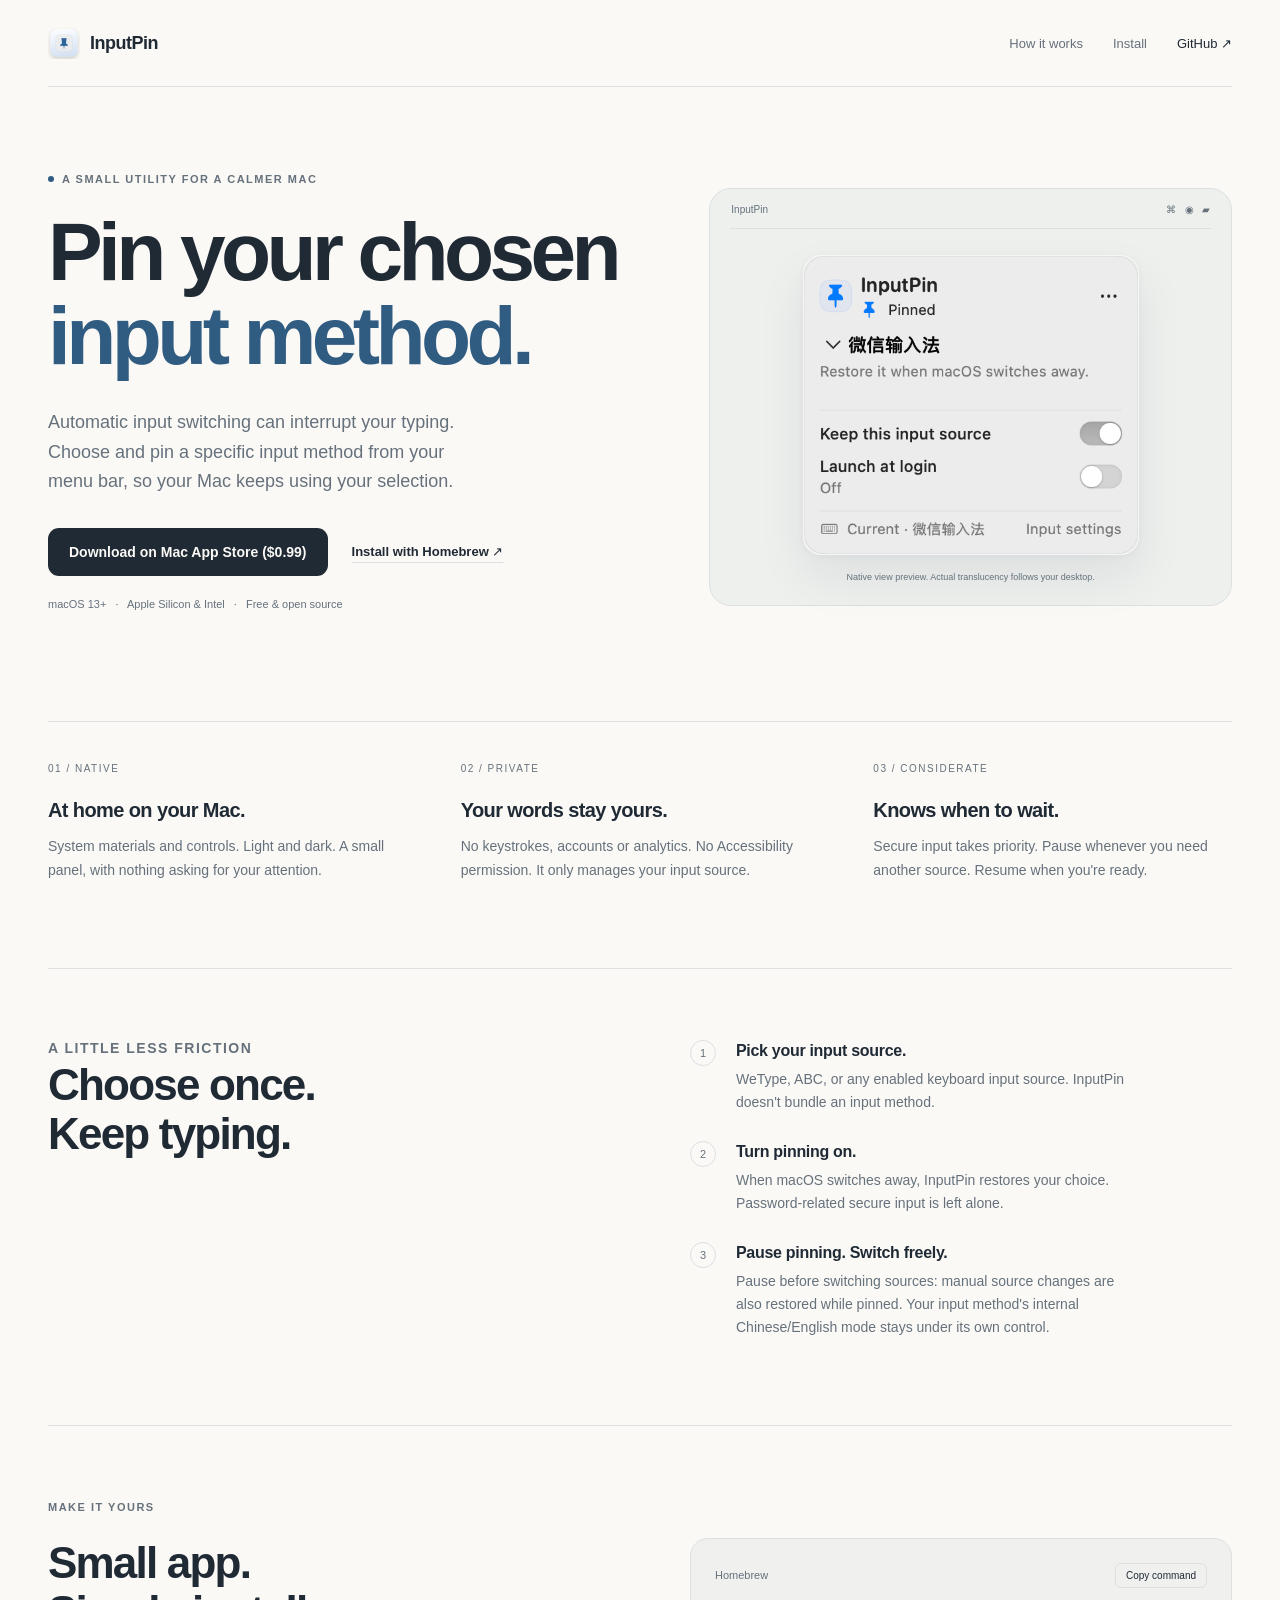
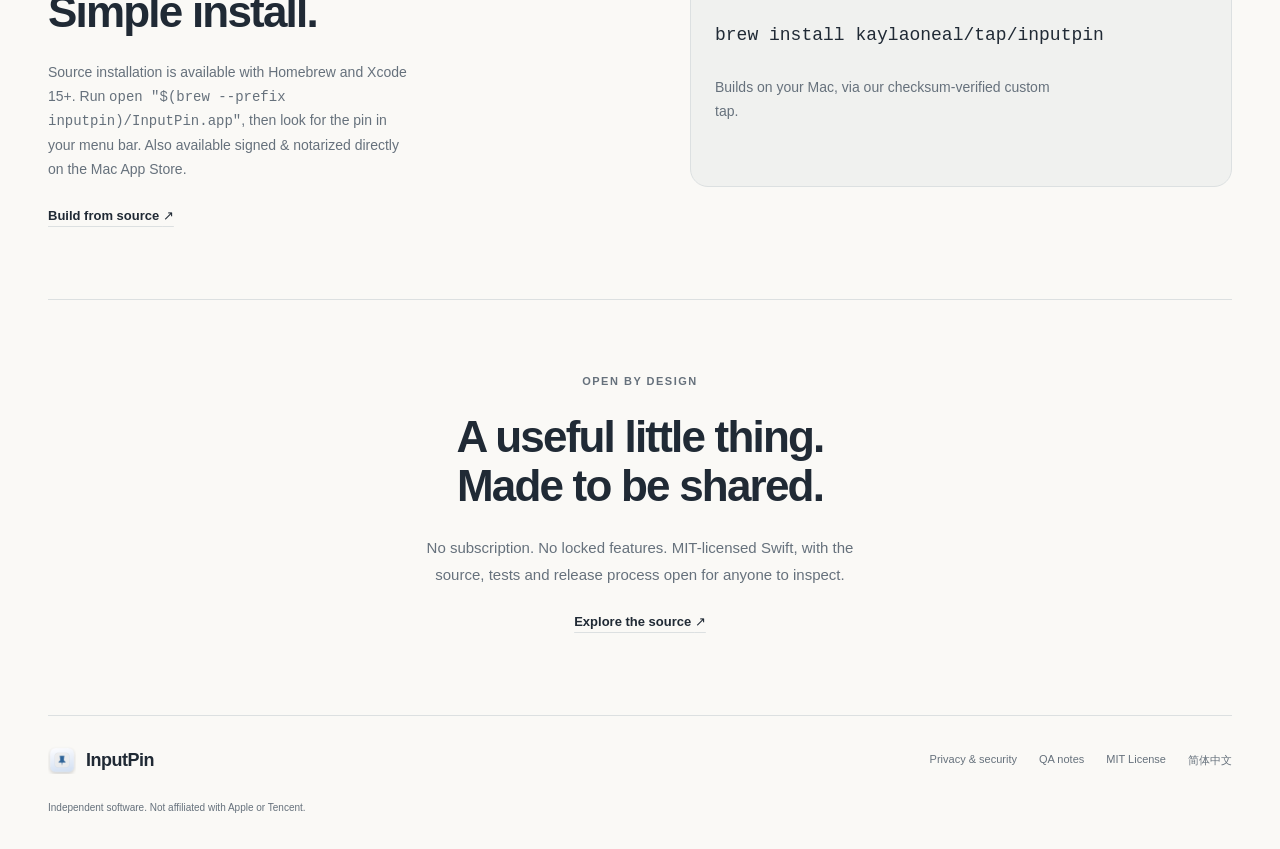
<file: docs/index.html>
<!doctype html>
<html lang="en">
<head>
  <meta charset="utf-8">
  <meta name="viewport" content="width=device-width, initial-scale=1">
  <meta name="color-scheme" content="light dark">
  <meta name="description" content="InputPin pins your chosen input method on your Mac. A native, private, open-source menu bar utility.">
  <title>InputPin: Input Method Lock</title>
  <link rel="icon" href="assets/icon.png">
  <link rel="stylesheet" href="style.css">
</head>
<body>
  <a class="skip" href="#main">Skip to content</a>
  <header class="shell nav">
    <a class="brand" href="./"><img src="assets/icon.png" width="32" height="32" alt=""><span>InputPin</span></a>
    <nav aria-label="Main navigation"><a href="#how">How it works</a><a href="#install">Install</a><a class="github" href="https://github.com/KaylaONeal/InputPin">GitHub <span aria-hidden="true">↗</span></a></nav>
  </header>
  <main id="main">
    <section class="shell hero" aria-labelledby="headline">
      <div class="hero-copy">
        <p class="eyebrow"><span class="dot"></span> A small utility for a calmer Mac</p>
        <h1 id="headline">Pin your chosen<br><em>input method.</em></h1>
        <p class="intro">Automatic input switching can interrupt your typing. Choose and pin a specific input method from your menu bar, so your Mac keeps using your selection.</p>
        <div class="actions"><a class="button" href="https://apps.apple.com/app/id6819264969" target="_blank" rel="noopener">Download on Mac App Store ($0.99)</a><a class="text-link" href="#install">Install with Homebrew <span aria-hidden="true">↗</span></a></div>
        <p class="meta">macOS 13+ <span>·</span> Apple Silicon & Intel <span>·</span> Free &amp; open source</p>
      </div>
      <figure class="product">
        <div class="desktop-line"><span>InputPin</span><span aria-hidden="true">⌘ &nbsp; ◉ &nbsp; ▰</span></div>
        <div class="panel-wrap"><picture><source srcset="assets/panel-dark.png" media="(prefers-color-scheme: dark)"><img src="assets/panel-light.png" width="504" height="424" alt="InputPin's native panel: WeType selected, pinning enabled, launch at login optional."></picture></div>
        <figcaption>Native view preview. Actual translucency follows your desktop.</figcaption>
      </figure>
    </section>
    <section class="shell principles" aria-label="Product principles">
      <div><span class="index">01 / NATIVE</span><h2>At home on your Mac.</h2><p>System materials and controls. Light and dark. A small panel, with nothing asking for your attention.</p></div>
      <div><span class="index">02 / PRIVATE</span><h2>Your words stay yours.</h2><p>No keystrokes, accounts or analytics. No Accessibility permission. It only manages your input source.</p></div>
      <div><span class="index">03 / CONSIDERATE</span><h2>Knows when to wait.</h2><p>Secure input takes priority. Pause whenever you need another source. Resume when you're ready.</p></div>
    </section>
    <section id="how" class="shell how">
      <div><p class="eyebrow">A little less friction</p><h2>Choose once.<br>Keep typing.</h2></div>
      <ol><li><span>1</span><div><h3>Pick your input source.</h3><p>WeType, ABC, or any enabled keyboard input source. InputPin doesn't bundle an input method.</p></div></li><li><span>2</span><div><h3>Turn pinning on.</h3><p>When macOS switches away, InputPin restores your choice. Password-related secure input is left alone.</p></div></li><li><span>3</span><div><h3>Pause pinning. Switch freely.</h3><p>Pause before switching sources: manual source changes are also restored while pinned. Your input method's internal Chinese/English mode stays under its own control.</p></div></li></ol>
    </section>
    <section id="install" class="shell install">
      <div><p class="eyebrow">Make it yours</p><h2>Small app.<br>Simple install.</h2><p>Source installation is available with Homebrew and Xcode 15+. Run <code>open &quot;$(brew --prefix inputpin)/InputPin.app&quot;</code>, then look for the pin in your menu bar. Also available signed &amp; notarized directly on the <a href="https://apps.apple.com/app/id6819264969" target="_blank" rel="noopener">Mac App Store</a>.</p><a class="text-link" href="https://github.com/KaylaONeal/InputPin#build-from-source">Build from source <span aria-hidden="true">↗</span></a></div>
      <div class="terminal"><div class="terminal-top"><span>Homebrew</span><button id="copy" type="button" aria-label="Copy Homebrew installation command">Copy command</button></div><code>brew install kaylaoneal/tap/inputpin</code><p>Builds on your Mac, via our checksum-verified custom tap.</p><div id="copy-status" role="status" aria-live="polite"></div></div>
    </section>
    <section class="shell open-source"><p class="eyebrow">Open by design</p><h2>A useful little thing.<br>Made to be shared.</h2><p>No subscription. No locked features. MIT-licensed Swift, with the source, tests and release process open for anyone to inspect.</p><a class="text-link" href="https://github.com/KaylaONeal/InputPin">Explore the source <span aria-hidden="true">↗</span></a></section>
  </main>
  <footer class="shell"><a class="brand" href="./"><img src="assets/icon.png" width="28" height="28" alt=""><span>InputPin</span></a><div><a href="https://github.com/KaylaONeal/InputPin/blob/main/SECURITY.md">Privacy & security</a><a href="https://github.com/KaylaONeal/InputPin/blob/main/docs/QA.md">QA notes</a><a href="https://github.com/KaylaONeal/InputPin/blob/main/LICENSE">MIT License</a><a href="https://github.com/KaylaONeal/InputPin/blob/main/docs/README.zh-CN.md" lang="zh-CN">简体中文</a></div><small>Independent software. Not affiliated with Apple or Tencent.</small></footer>
  <script src="script.js"></script>
</body>
</html>
</file>
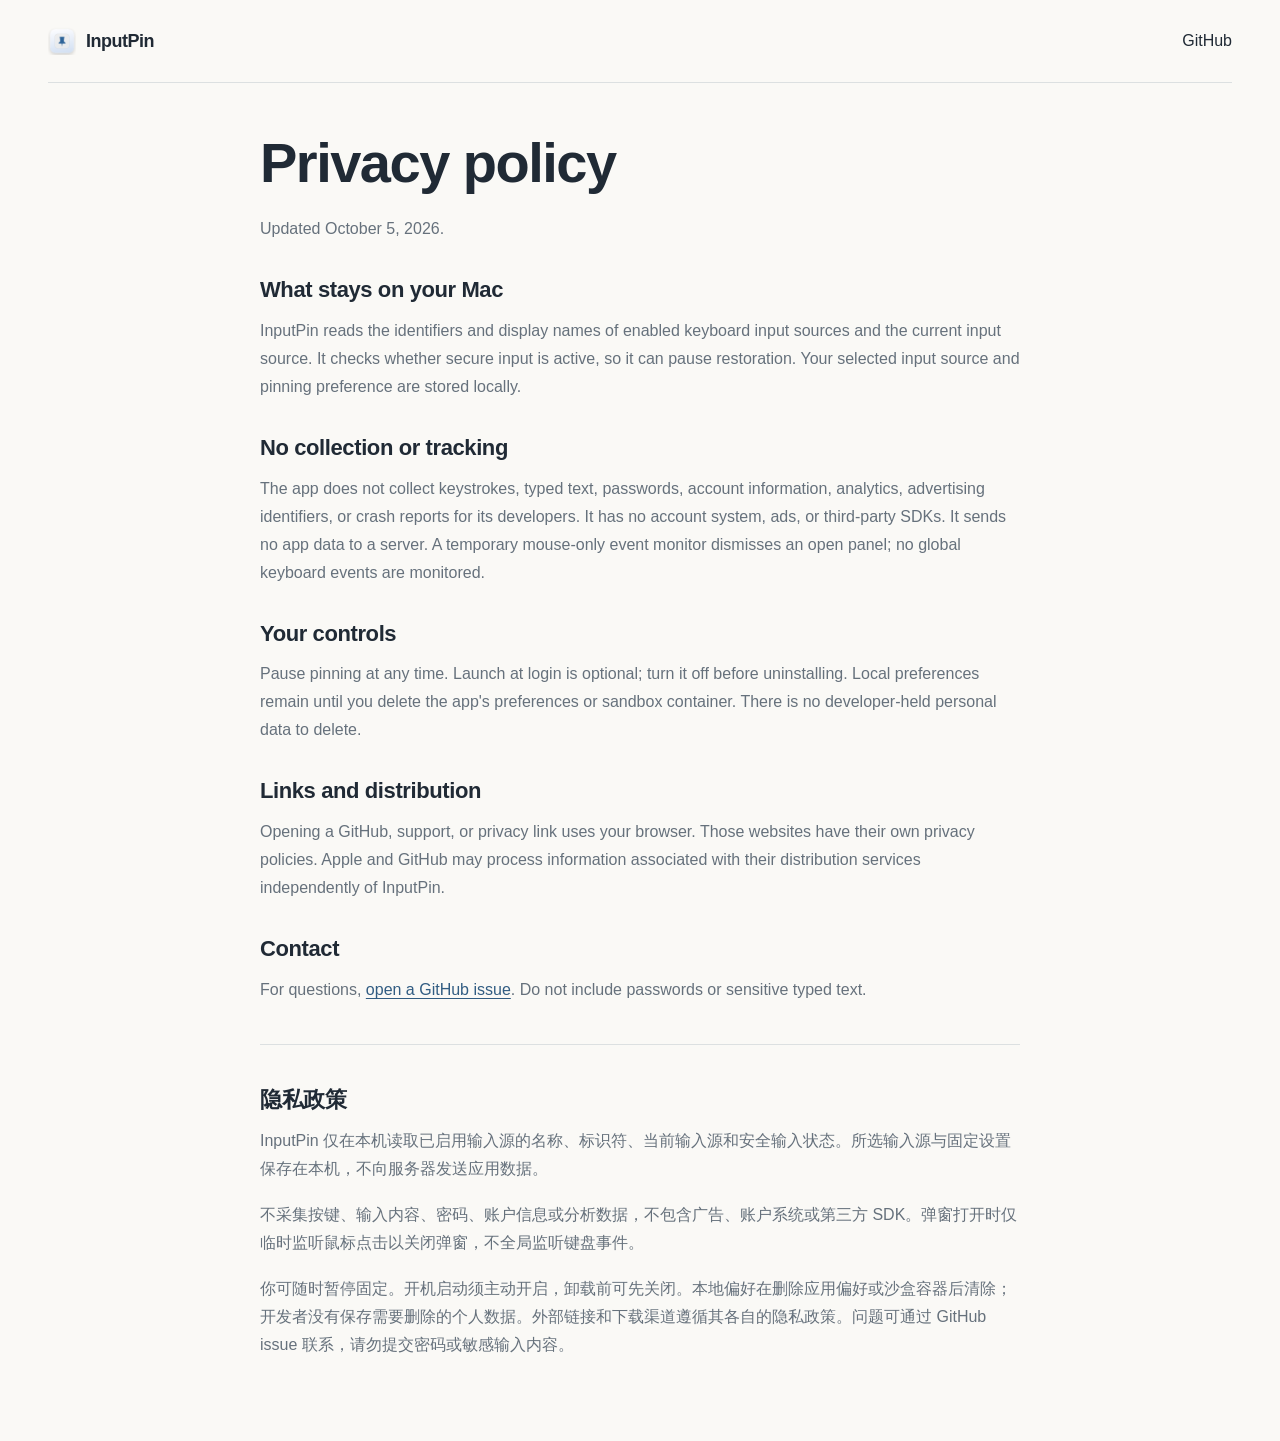
<file: docs/privacy.html>
<!doctype html>
<html lang="en">
<head><meta charset="utf-8"><meta name="viewport" content="width=device-width,initial-scale=1"><title>InputPin · Privacy</title><link rel="stylesheet" href="style.css"><link rel="stylesheet" href="privacy.css"></head>
<body>
  <header class="shell nav"><a class="brand" href="./"><img src="assets/icon.png" width="28" height="28" alt=""><span>InputPin</span></a><a href="https://github.com/KaylaONeal/InputPin">GitHub</a></header>
  <main class="shell policy">
    <h1>Privacy policy</h1>
    <p>Updated October 5, 2026.</p>
    <h2>What stays on your Mac</h2>
    <p>InputPin reads the identifiers and display names of enabled keyboard input sources and the current input source. It checks whether secure input is active, so it can pause restoration. Your selected input source and pinning preference are stored locally.</p>
    <h2>No collection or tracking</h2>
    <p>The app does not collect keystrokes, typed text, passwords, account information, analytics, advertising identifiers, or crash reports for its developers. It has no account system, ads, or third-party SDKs. It sends no app data to a server. A temporary mouse-only event monitor dismisses an open panel; no global keyboard events are monitored.</p>
    <h2>Your controls</h2>
    <p>Pause pinning at any time. Launch at login is optional; turn it off before uninstalling. Local preferences remain until you delete the app's preferences or sandbox container. There is no developer-held personal data to delete.</p>
    <h2>Links and distribution</h2>
    <p>Opening a GitHub, support, or privacy link uses your browser. Those websites have their own privacy policies. Apple and GitHub may process information associated with their distribution services independently of InputPin.</p>
    <h2>Contact</h2>
    <p>For questions, <a href="https://github.com/KaylaONeal/InputPin/issues">open a GitHub issue</a>. Do not include passwords or sensitive typed text.</p>
    <hr>
    <section lang="zh-CN">
      <h2>隐私政策</h2>
      <p>InputPin 仅在本机读取已启用输入源的名称、标识符、当前输入源和安全输入状态。所选输入源与固定设置保存在本机，不向服务器发送应用数据。</p>
      <p>不采集按键、输入内容、密码、账户信息或分析数据，不包含广告、账户系统或第三方 SDK。弹窗打开时仅临时监听鼠标点击以关闭弹窗，不全局监听键盘事件。</p>
      <p>你可随时暂停固定。开机启动须主动开启，卸载前可先关闭。本地偏好在删除应用偏好或沙盒容器后清除；开发者没有保存需要删除的个人数据。外部链接和下载渠道遵循其各自的隐私政策。问题可通过 GitHub issue 联系，请勿提交密码或敏感输入内容。</p>
    </section>
  </main>
</body></html>
</file>
<file: docs/style.css>
:root{color-scheme:light dark;--bg:#faf9f6;--fg:#202a35;--muted:#66717c;--line:#dce0e1;--accent:#315c82;--surface:#eef0ee;--terminal:#f0f1ef;font-family:-apple-system,BlinkMacSystemFont,"Segoe UI",sans-serif}
*{box-sizing:border-box}html{scroll-behavior:smooth;scroll-padding-top:40px}body{margin:0;background:var(--bg);color:var(--fg);-webkit-font-smoothing:antialiased}a{color:inherit;text-decoration:none}button{font:inherit}a,button{touch-action:manipulation}a:focus-visible,button:focus-visible{outline:3px solid var(--accent);outline-offset:5px;border-radius:5px}.shell{max-width:1200px;width:calc(100% - 96px);margin:auto}.skip{position:fixed;top:12px;left:12px;padding:10px 16px;background:var(--fg);color:var(--bg);transform:translateY(-180%);z-index:2}.skip:focus{transform:none}.nav{display:flex;align-items:center;justify-content:space-between;padding:27px 0;border-bottom:1px solid var(--line)}.brand{display:flex;align-items:center;gap:10px;font-size:18px;font-weight:650;letter-spacing:-.5px}.brand img{object-fit:contain}.nav nav{display:flex;gap:30px;font-size:13px;color:var(--muted)}.nav .github{color:var(--fg)}.hero{display:grid;grid-template-columns:1.12fr 1fr;gap:76px;align-items:center;padding:86px 0 100px}.eyebrow{font-size:11px;font-weight:600;letter-spacing:1.5px;text-transform:uppercase;color:var(--muted);display:flex;align-items:center;gap:8px;margin:0 0 25px}.dot{width:6px;height:6px;border-radius:50%;background:var(--accent)}h1{font-size:clamp(52px,6.5vw,82px);line-height:1.03;letter-spacing:-4.6px;font-weight:600;margin:0 0 29px}h1 em{font-style:normal;color:var(--accent)}.intro{font-size:18px;line-height:1.65;max-width:440px;color:var(--muted);margin:0 0 31px}.actions{display:flex;align-items:center;gap:24px;flex-wrap:wrap}.button{display:inline-flex;align-items:center;justify-content:space-between;gap:30px;background:var(--fg);color:var(--bg);padding:16px 21px;border-radius:11px;font-size:14px;font-weight:600;transition:transform .18s}.button:hover{transform:translateY(-2px)}.text-link{font-size:13px;font-weight:550;text-decoration:underline;text-decoration-color:var(--line);text-underline-offset:6px}.meta{font-size:11px;color:var(--muted);margin-top:22px}.meta span{padding:0 6px}.product{margin:0;border-radius:22px;background:var(--surface);border:1px solid var(--line);padding:15px 20px 21px;position:relative}.desktop-line{display:flex;justify-content:space-between;padding:0 1px 13px;font-size:10px;color:var(--muted);border-bottom:1px solid var(--line)}.panel-wrap{max-width:336px;margin:26px auto 16px;border-radius:18px;overflow:hidden;box-shadow:0 22px 50px #10203013,0 2px 7px #1020300a;border:1px solid #ffffff66}.panel-wrap img{display:block;width:100%;height:auto}.product figcaption{font-size:9px;line-height:1.5;text-align:center;color:var(--muted)}.principles{display:grid;grid-template-columns:repeat(3,1fr);gap:54px;border-top:1px solid var(--line);padding:36px 0 85px}.index{font-size:10px;letter-spacing:1.5px;color:var(--muted)}.principles h2{font-size:20px;letter-spacing:-.6px;line-height:1.25;font-weight:550;margin:22px 0 12px}.principles p{font-size:14px;line-height:1.7;color:var(--muted);margin:0}.how{display:grid;grid-template-columns:1fr 1fr;gap:100px;padding:68px 0 86px;border-top:1px solid var(--line)}.how h2,.install h2,.open-source h2{font-size:44px;line-height:1.12;letter-spacing:-1.8px;font-weight:550;margin:0}.how ol{list-style:none;padding:0;margin:3px 0 0}.how li{display:flex;gap:20px;margin-bottom:27px}.how li:last-child{margin-bottom:0}.how li>span{flex:none;width:26px;height:26px;border-radius:50%;border:1px solid var(--line);display:grid;place-items:center;font-size:11px;color:var(--muted)}.how h3{font-size:16px;font-weight:550;letter-spacing:-.3px;margin:2px 0 8px}.how p{font-size:14px;line-height:1.65;color:var(--muted);max-width:400px;margin:0}.install{display:grid;grid-template-columns:1fr 1fr;gap:100px;border-top:1px solid var(--line);padding:75px 0}.install>div>p:not(.eyebrow){max-width:360px;font-size:14px;line-height:1.7;color:var(--muted);margin:24px 0}.terminal{padding:24px;border:1px solid var(--line);border-radius:18px;background:var(--terminal);align-self:center}.terminal-top{display:flex;justify-content:space-between;align-items:center;font-size:11px;color:var(--muted);margin-bottom:30px}.terminal button{background:transparent;border:1px solid var(--line);border-radius:6px;padding:6px 10px;color:var(--fg);font-size:10px;cursor:pointer}.terminal code{display:block;overflow-wrap:anywhere;font-family:ui-monospace,SFMono-Regular,Menlo,monospace;font-size:18px;line-height:1.9;color:var(--fg)}.terminal>p{font-size:11px;color:var(--muted);line-height:1.6;margin:24px 0 0}.terminal #copy-status{font-size:11px;min-height:15px;margin-top:8px;color:var(--accent)}.open-source{padding:75px 0 85px;border-top:1px solid var(--line);text-align:center}.open-source .eyebrow{justify-content:center}.open-source p:not(.eyebrow){max-width:465px;font-size:15px;line-height:1.8;color:var(--muted);margin:24px auto}footer{display:flex;align-items:center;justify-content:space-between;flex-wrap:wrap;border-top:1px solid var(--line);padding:30px 0 38px;gap:28px}footer>div{display:flex;gap:22px;font-size:11px;color:var(--muted)}footer small{flex-basis:100%;font-size:10px;color:var(--muted)}
@media(prefers-color-scheme:dark){:root{--bg:#151a1f;--fg:#e7ecf0;--muted:#a0abb5;--line:#343e46;--accent:#a6c6e5;--surface:#20282e;--terminal:#20272d}.panel-wrap{border-color:#ffffff13;box-shadow:0 22px 50px #00000030}.button{background:#dbe5ed;color:#18212a}}
@media(max-width:960px){.shell{width:calc(100% - 64px)}.hero{gap:36px;padding-top:64px}h1{font-size:65px;letter-spacing:-3px}.hero .intro{font-size:16px}.actions{gap:20px}.how,.install{gap:48px}.principles{gap:32px}}
@media(max-width:700px){.shell{width:calc(100% - 40px)}.nav{padding:22px 0}.nav nav{gap:20px}.nav nav a:first-child{display:none}.hero{grid-template-columns:1fr;gap:44px;padding:55px 0}.hero-copy{max-width:440px}h1{font-size:64px;letter-spacing:-3.8px}.intro{max-width:400px}.product{max-width:410px;width:100%;justify-self:center}.principles{grid-template-columns:1fr;gap:32px;padding:34px 0 55px}.principles h2{margin:12px 0 8px}.principles p{max-width:410px}.how,.install{grid-template-columns:1fr;gap:35px;padding:50px 0}.how h2,.install h2,.open-source h2{font-size:37px;letter-spacing:-1.4px}.how li{gap:16px}.terminal code{display:block;overflow-wrap:anywhere;font-size:16px}.open-source{padding:55px 0}footer>div{flex-wrap:wrap;gap:16px}}
@media(prefers-reduced-motion:reduce){html{scroll-behavior:auto}.button{transition:none}.button:hover{transform:none}}
</file>
<file: docs/privacy.css>
.policy{max-width:760px;padding:48px 0 64px}
.policy h1{font-size:clamp(36px,5vw,56px);letter-spacing:-1.5px;line-height:1.15;margin-bottom:20px}
.policy h2{font-size:22px;font-weight:600;letter-spacing:-.4px;line-height:1.35;margin:32px 0 12px}
.policy p{font-size:16px;line-height:1.75;color:var(--muted);margin:0 0 18px}
.policy a{text-decoration:underline;text-underline-offset:3px;color:var(--accent)}
.policy hr{border:0;border-top:1px solid var(--line);margin:40px 0}
</file>
